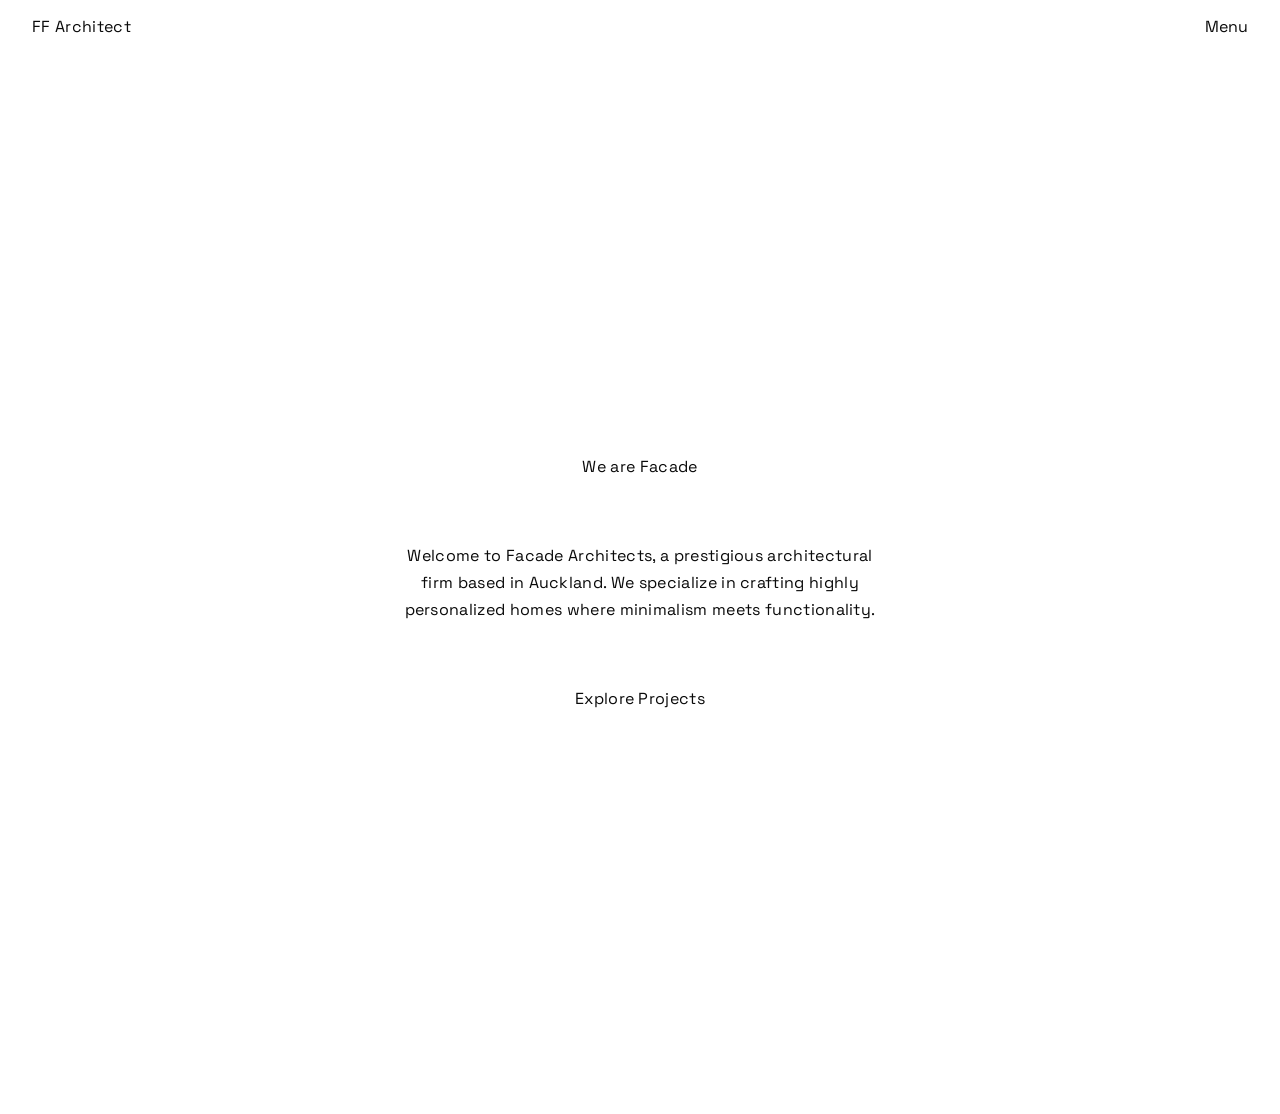
<file: design-system/index.html>
<!DOCTYPE html>
<html lang="en">
<head>
  <meta charset="utf-8">
  <meta name="viewport" content="width=device-width, initial-scale=1">
  <title>Design system components</title>
  <link rel="stylesheet" href="components.css">
</head>
<body class="ds-page">
  <header class="ds-header">
    <a class="ds-wordmark" href="#">FF Architect</a>
    <button class="ds-menu-trigger" type="button">Menu</button>
  </header>
  <main class="ds-section ds-hero">
    <h1 class="ds-eyebrow">We are Facade</h1>
    <p class="ds-body">Welcome to Facade Architects, a prestigious architectural firm based in Auckland. We specialize in crafting highly personalized homes where minimalism meets functionality.</p>
    <a class="ds-link" href="#">Explore Projects</a>
  </main>
</body>
</html>
</file>
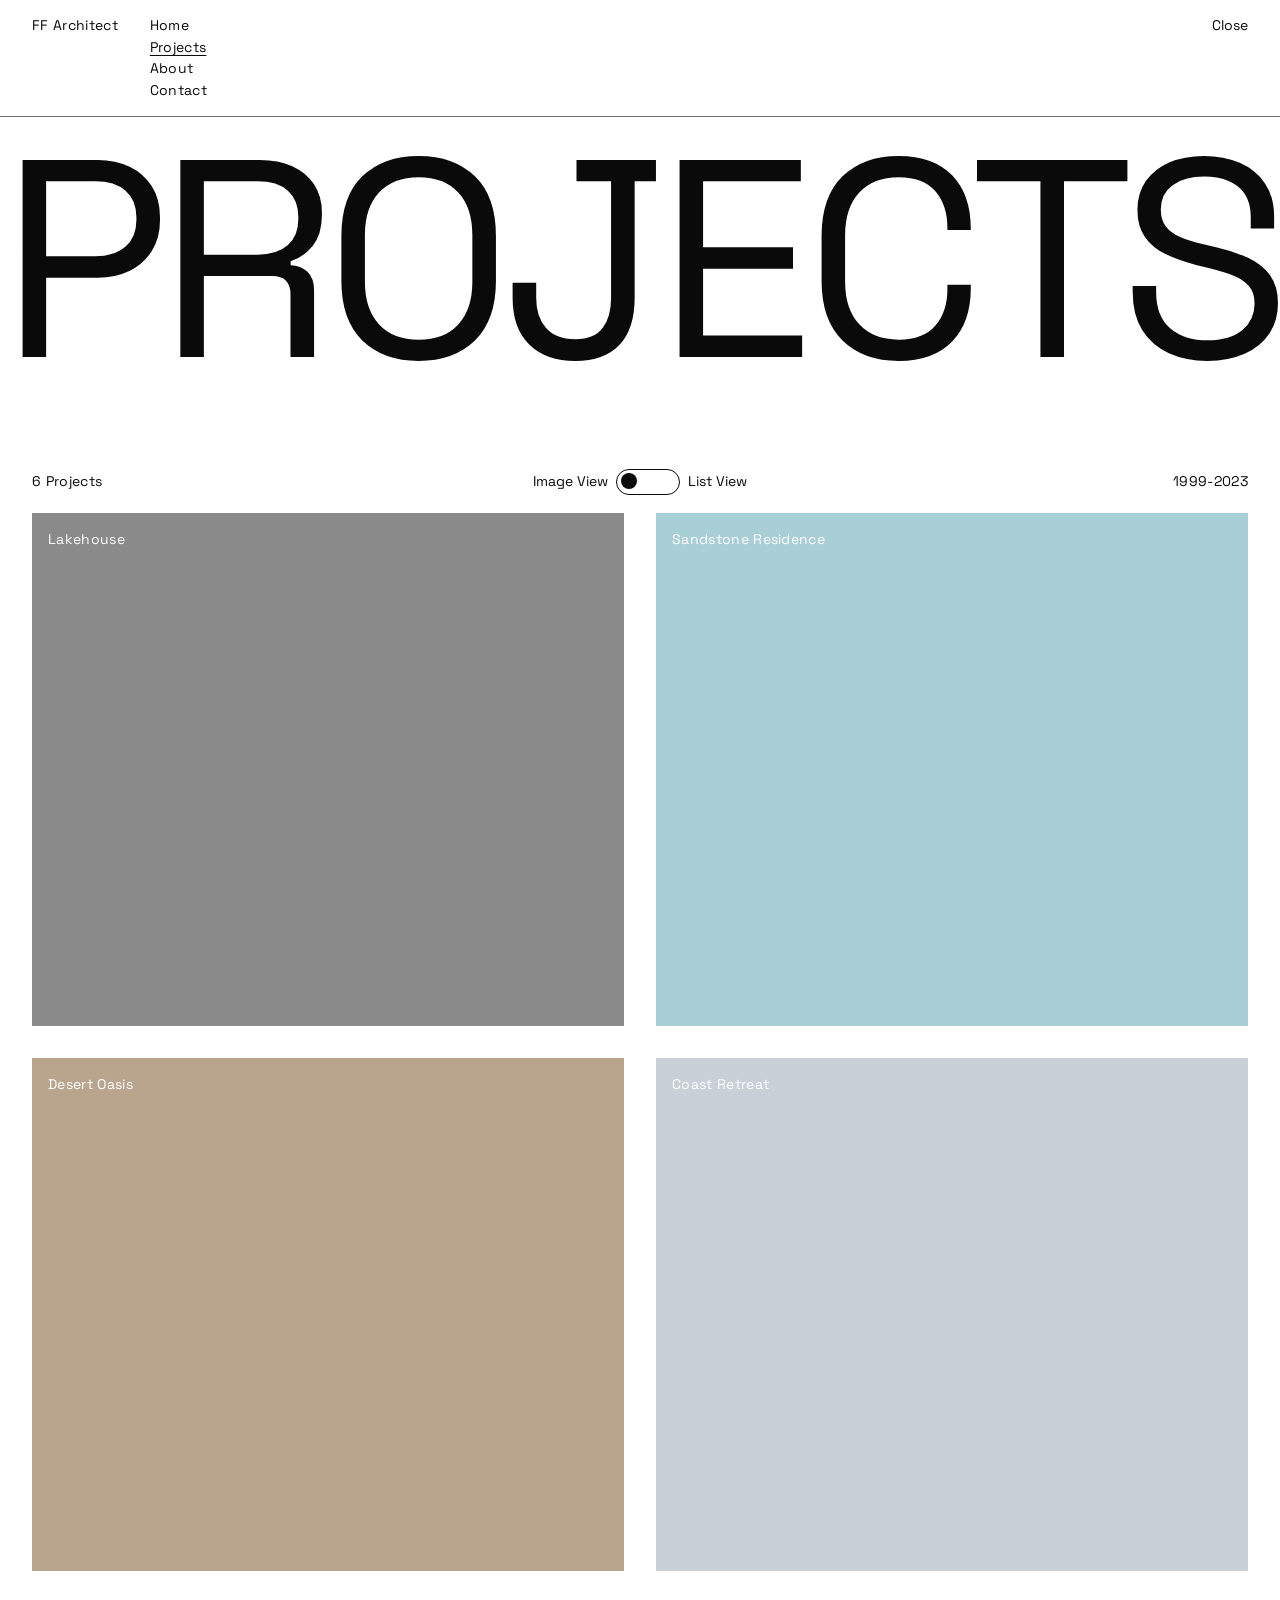
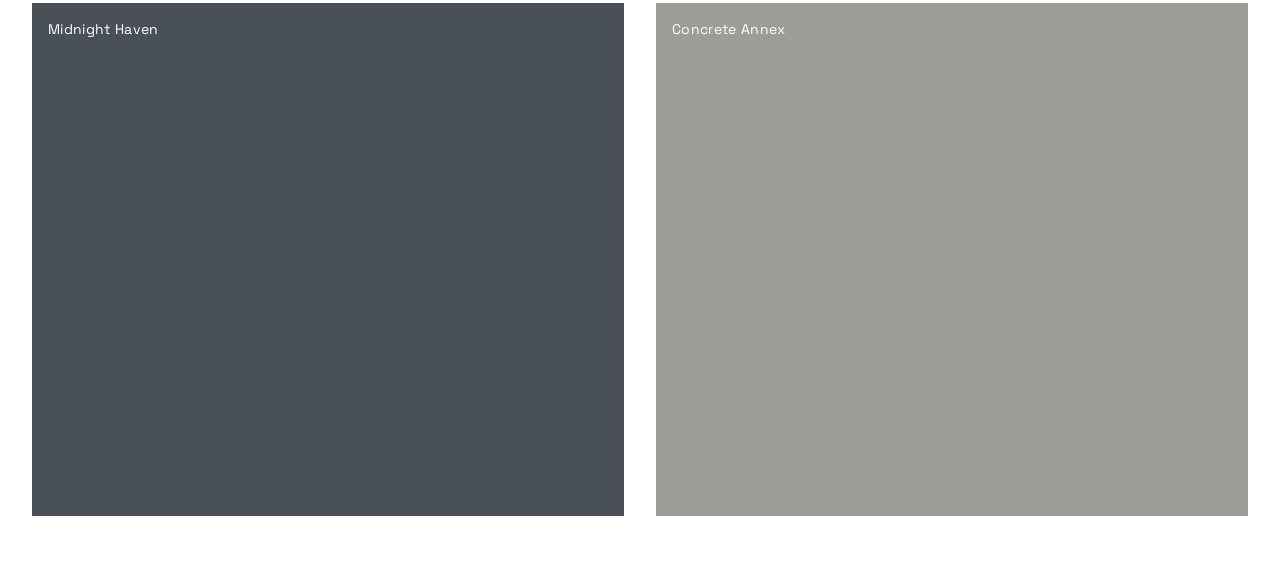
<file: design-system/projects.html>
<!DOCTYPE html>
<html lang="en">
<head>
  <meta charset="utf-8">
  <meta name="viewport" content="width=device-width, initial-scale=1">
  <title>Projects</title>
  <link rel="stylesheet" href="components.css">
</head>
<body class="ds-page">
  <header class="ds-header ds-header--open">
    <a class="ds-wordmark" href="index.html">FF Architect</a>
    <ul class="ds-nav">
      <li><a href="index.html">Home</a></li>
      <li><a href="projects.html" aria-current="page">Projects</a></li>
      <li><a href="#">About</a></li>
      <li><a href="#">Contact</a></li>
    </ul>
    <button class="ds-menu-trigger" type="button">Close</button>
  </header>

  <div class="ds-marquee" aria-hidden="true">
    <div class="ds-marquee__track"><span>Projects</span><span>Projects</span><span>Projects</span><span>Projects</span></div>
  </div>
  <h1 hidden>Projects</h1>

  <div class="ds-toolbar">
    <span>6 Projects</span>
    <button class="ds-toggle" type="button" role="switch" aria-checked="false" id="view">
      <span>Image View</span><span class="ds-toggle__track"><span class="ds-toggle__thumb"></span></span><span>List View</span>
    </button>
    <span>1999-2023</span>
  </div>

  <section id="list" hidden>
    <table class="ds-table">
      <thead><tr><th>Project N°</th><th>Name</th><th>Location</th><th>Year</th></tr></thead>
      <tbody>
        <tr><td>001</td><td>Lakehouse</td><td>Auckland, New Zealand</td><td>2019-2020</td></tr>
        <tr><td>002</td><td>Sandstone Residence</td><td>California, USA</td><td>2021-2022</td></tr>
        <tr><td>003</td><td>Desert Oasis</td><td>Utah, USA</td><td>2022-2023</td></tr>
        <tr><td>004</td><td>Coast Retreat</td><td>Andalusia, Spain</td><td>1999-2001</td></tr>
        <tr><td>005</td><td>Midnight Haven</td><td>Lofoten Islands, Norway</td><td>2004-2006</td></tr>
        <tr><td>006</td><td>Concrete Annex</td><td>Basel, Switzerland</td><td>2018-2020</td></tr>
      </tbody>
    </table>
  </section>

  <section id="images" class="ds-grid">
    <a class="ds-card ds-card--placeholder" style="--ph:#8a8a8a" href="#"><p class="ds-card__caption">Lakehouse<span class="ds-card__meta"><br>Auckland, New Zealand</span></p></a>
    <a class="ds-card ds-card--placeholder" style="--ph:#a9cfd6" href="#"><p class="ds-card__caption">Sandstone Residence<span class="ds-card__meta"><br>California, USA</span></p></a>
    <a class="ds-card ds-card--placeholder" style="--ph:#b9a58d" href="#"><p class="ds-card__caption">Desert Oasis<span class="ds-card__meta"><br>Utah, USA</span></p></a>
    <a class="ds-card ds-card--placeholder" style="--ph:#c9d0d8" href="#"><p class="ds-card__caption">Coast Retreat<span class="ds-card__meta"><br>Andalusia, Spain</span></p></a>
    <a class="ds-card ds-card--placeholder" style="--ph:#4a5058" href="#"><p class="ds-card__caption">Midnight Haven<span class="ds-card__meta"><br>Lofoten Islands, Norway</span></p></a>
    <a class="ds-card ds-card--placeholder" style="--ph:#9c9c98" href="#"><p class="ds-card__caption">Concrete Annex<span class="ds-card__meta"><br>Basel, Switzerland</span></p></a>
  </section>

  <script>
    const toggle = document.getElementById('view'), list = document.getElementById('list'), images = document.getElementById('images');
    // aria-checked="true" = List View (thumb right), "false" = Image View (thumb left)
    function setView(isList) {
      toggle.setAttribute('aria-checked', String(isList));
      list.hidden = !isList;
      images.hidden = isList;
    }
    toggle.addEventListener('click', () => setView(toggle.getAttribute('aria-checked') !== 'true'));
    setView(false);
  </script>
</body>
</html>
</file>
<file: design-system/components.css>
@import "tokens.css";

.ds-page { background: var(--color-bg); color: var(--color-fg); font-family: var(--font-body); font-size: var(--text-md); line-height: var(--lh-tight); letter-spacing: var(--tracking); margin: 0; min-height: 100vh; }

/* Header: wordmark left, menu trigger right */
.ds-header { display: flex; justify-content: space-between; align-items: center; padding: var(--space-2) var(--gutter); }
.ds-wordmark, .ds-menu-trigger { color: inherit; text-decoration: none; font: inherit; background: none; border: 0; padding: 0; cursor: pointer; }
.ds-menu-trigger:hover, .ds-wordmark:hover { opacity: .6; }

/* Section: centered, generous vertical rhythm */
.ds-section { display: flex; flex-direction: column; align-items: center; text-align: center; gap: var(--space-4); padding: var(--space-5) var(--gutter); }

/* Eyebrow: short label above body */
.ds-eyebrow { margin: 0; font-size: var(--text-md); font-weight: 400; }

/* Body copy block */
.ds-body { margin: 0; max-width: var(--measure); line-height: var(--lh-body); text-wrap: balance; }

/* Text link CTA */
.ds-link { color: inherit; font: inherit; text-decoration: none; background: none; border: 0; padding: 0 0 2px; border-bottom: 1px solid transparent; cursor: pointer; }
.ds-link:hover, .ds-link:focus-visible { border-bottom-color: currentColor; outline: none; }

/* Hero = section composed of eyebrow + body + link */
.ds-hero { min-height: calc(100vh - 80px); justify-content: center; }

@media (max-width: 640px) {
  :root { --gutter: 16px; --space-5: 64px; --space-4: 40px; }
}

/* Header, expanded: wordmark + nav list + Close, with bottom rule */
.ds-header--open { align-items: flex-start; border-bottom: 1px solid var(--color-muted); padding-bottom: var(--space-2); }
.ds-nav { list-style: none; margin: 0 auto 0 var(--space-3); padding: 0; display: flex; flex-direction: column; gap: 2px; font-size: var(--text-sm); }
.ds-nav a { color: inherit; text-decoration: none; }
.ds-nav a:hover, .ds-nav a[aria-current="page"] { text-decoration: underline; text-underline-offset: 3px; }
.ds-header--open .ds-wordmark, .ds-header--open .ds-menu-trigger { font-size: var(--text-sm); }

/* Marquee display title: oversized, scrolling horizontally */
.ds-marquee { overflow: hidden; white-space: nowrap; padding: var(--space-2) 0 var(--space-4); }
.ds-marquee__track { display: inline-flex; gap: .4em; font-size: var(--text-display); line-height: var(--lh-display); text-transform: uppercase; letter-spacing: -0.04em; animation: ds-marquee 30s linear infinite; }
@keyframes ds-marquee { to { transform: translateX(-50%); } }
@media (prefers-reduced-motion: reduce) { .ds-marquee__track { animation: none; } }

/* Toolbar: count left, view toggle centre, range right */
.ds-toolbar { display: grid; grid-template-columns: 1fr auto 1fr; align-items: center; padding: var(--space-2) var(--gutter); font-size: var(--text-sm); }
.ds-toolbar > :last-child { justify-self: end; }

/* View toggle (switch between two labelled options) */
.ds-toggle { display: inline-flex; align-items: center; gap: var(--space-1); font: inherit; background: none; border: 0; color: inherit; cursor: pointer; padding: 2px; }
.ds-toggle:focus-visible { outline: var(--focus-ring); }
.ds-toggle__track { width: 62px; height: 24px; border: 1px solid var(--color-fg); border-radius: 999px; position: relative; }
.ds-toggle__thumb { position: absolute; top: 3px; left: 4px; width: 16px; height: 16px; border-radius: 50%; background: var(--color-fg); transition: transform .2s ease; }
.ds-toggle[aria-checked="true"] .ds-toggle__thumb { transform: translateX(37px); }

/* Data table: ruled rows, last column right-aligned */
.ds-table { width: calc(100% - 2 * var(--gutter)); margin: 0 var(--gutter); border-collapse: collapse; font-size: var(--text-sm); }
.ds-table th { font-weight: 400; text-align: left; padding: var(--space-2) 0; border-bottom: var(--rule); }
.ds-table td { height: var(--row-h); border-bottom: var(--rule); padding: 0; }
.ds-table th:last-child, .ds-table td:last-child { text-align: right; }
.ds-table a { color: inherit; text-decoration: none; }
.ds-table tr:hover td { background: #f5f5f5; }
.ds-table .ds-row-arrow::before { content: "\2197"; margin-right: var(--space-1); }

/* Image card grid with caption overlay and hover arrow */
.ds-grid { display: grid; grid-template-columns: repeat(2, 1fr); gap: var(--card-gap); padding: 0 var(--gutter) var(--space-4); }
.ds-card { position: relative; display: block; color: #fff; text-decoration: none; aspect-ratio: var(--card-ratio); overflow: hidden; background: #ddd; }
.ds-card img { width: 100%; height: 100%; object-fit: cover; display: block; }
.ds-card__caption { position: absolute; top: var(--space-2); left: var(--space-2); margin: 0; font-size: var(--text-sm); line-height: 1.5; }
.ds-card__meta { display: none; }
.ds-card:hover .ds-card__meta, .ds-card:focus-visible .ds-card__meta { display: block; }
.ds-card::after { content: "\2197"; position: absolute; top: var(--space-2); right: var(--space-2); opacity: 0; transition: opacity .2s; }
.ds-card:hover::after, .ds-card:focus-visible::after { opacity: 1; }

@media (max-width: 640px) {
  .ds-grid { grid-template-columns: 1fr; }
  .ds-toolbar { grid-template-columns: 1fr; gap: var(--space-1); justify-items: start; }
  .ds-toolbar > :last-child { justify-self: start; }
}

[hidden] { display: none !important; }
.ds-card--placeholder { background: var(--ph, #ddd); }
</file>
